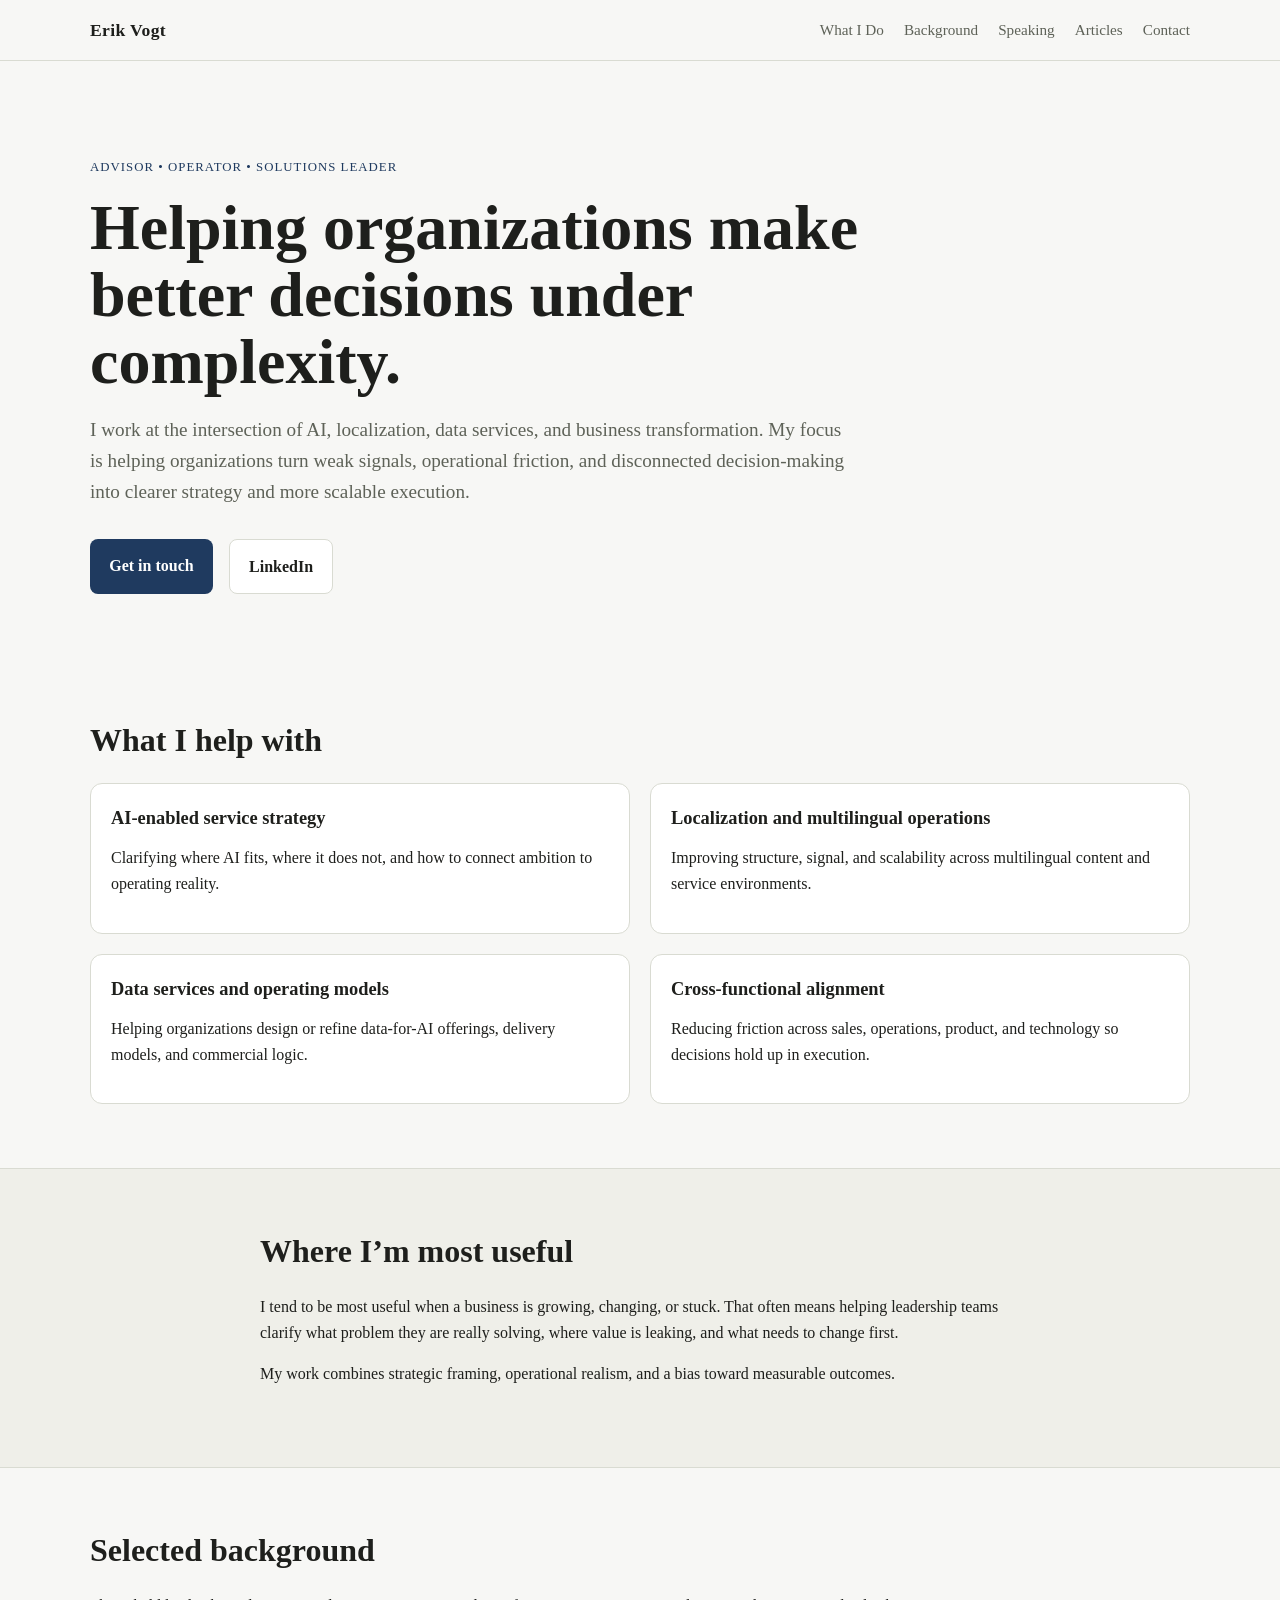
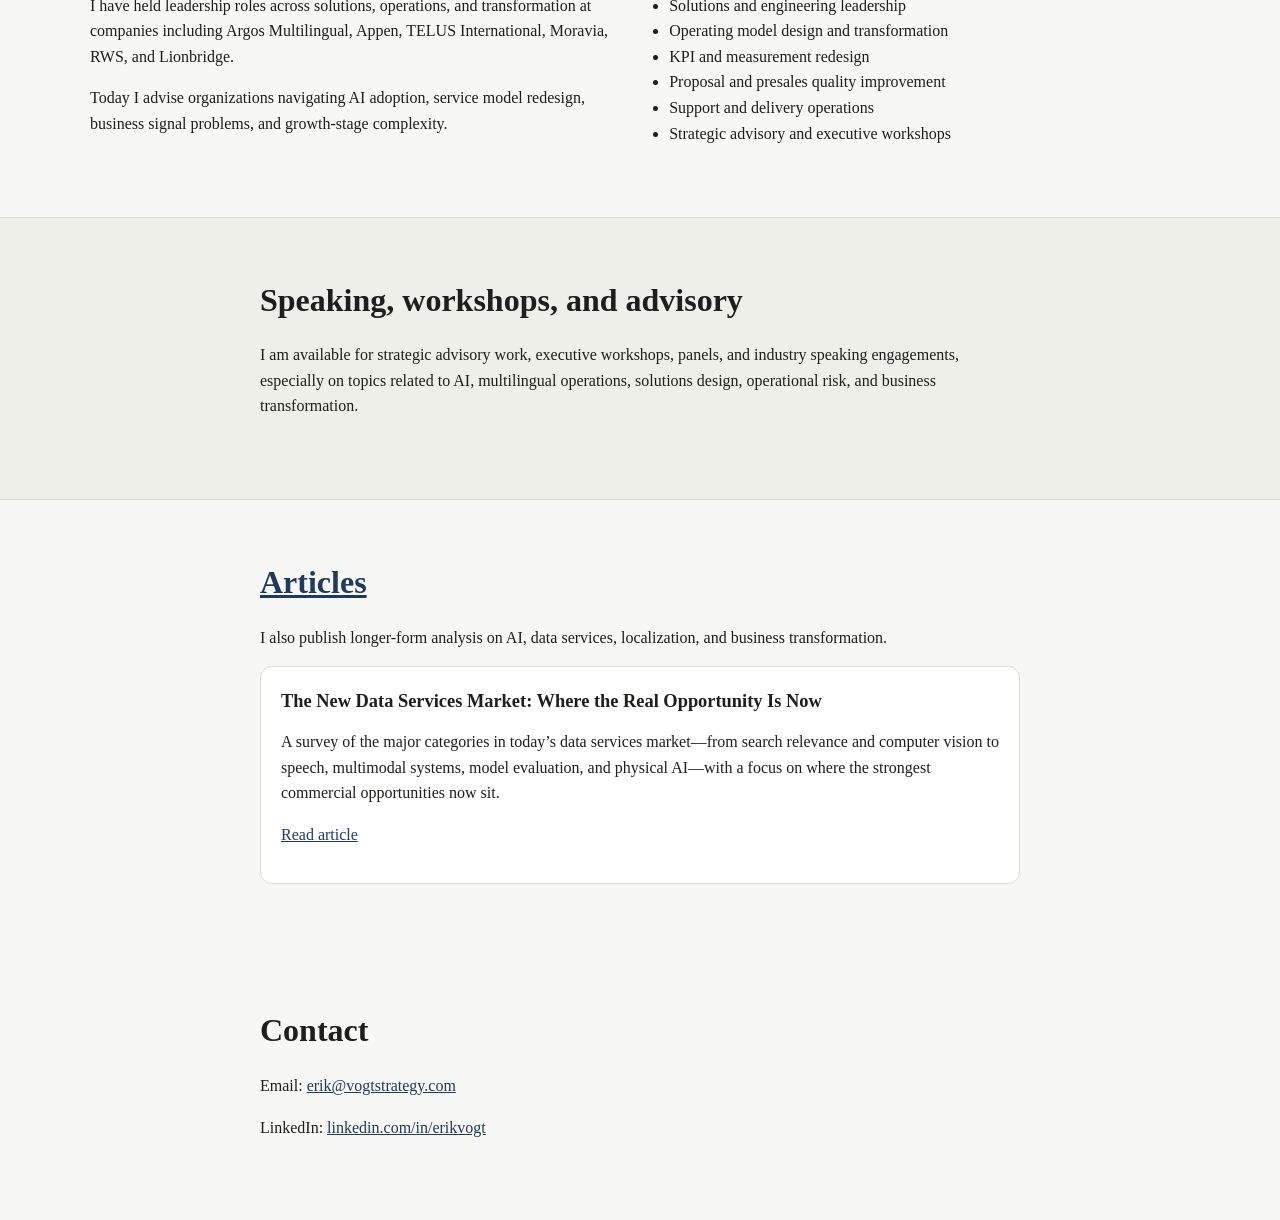
<file: index.html>
<!DOCTYPE html>
<html lang="en">
<head>
  <meta charset="UTF-8" />
  <meta name="viewport" content="width=device-width, initial-scale=1.0" />
  <title>Erik Vogt | Advisor, Operator, and Solutions Leader</title>
  <meta
    name="description"
    content="Erik Vogt helps organizations make better decisions under complexity across AI, localization, data services, and business transformation."
  />
  <link rel="stylesheet" href="styles.css" />
</head>
<body>
  <header class="site-header">
    <div class="container">
      <div class="brand">Erik Vogt</div>
      <nav class="site-nav">
        <a href="#what-i-do">What I Do</a>
        <a href="#background">Background</a>
        <a href="#speaking">Speaking</a>
        <a href="#articles">Articles</a>
        <a href="#contact">Contact</a>
      </nav>
    </div>
  </header>

  <main>
    <section class="hero">
      <div class="container">
        <p class="eyebrow">Advisor • Operator • Solutions Leader</p>
        <h1>Helping organizations make better decisions under complexity.</h1>
        <p class="hero-text">
          I work at the intersection of AI, localization, data services, and business transformation.
          My focus is helping organizations turn weak signals, operational friction, and disconnected
          decision-making into clearer strategy and more scalable execution.
        </p>
        <div class="hero-actions">
          <a class="button button-primary" href="#contact">Get in touch</a>
          <a class="button button-secondary" href="https://www.linkedin.com/in/erikvogt/" target="_blank" rel="noopener noreferrer">LinkedIn</a>
        </div>
      </div>
    </section>

    <section id="what-i-do" class="section">
      <div class="container">
        <h2>What I help with</h2>
        <div class="grid two-column">
          <div class="card">
            <h3>AI-enabled service strategy</h3>
            <p>
              Clarifying where AI fits, where it does not, and how to connect ambition to operating reality.
            </p>
          </div>
          <div class="card">
            <h3>Localization and multilingual operations</h3>
            <p>
              Improving structure, signal, and scalability across multilingual content and service environments.
            </p>
          </div>
          <div class="card">
            <h3>Data services and operating models</h3>
            <p>
              Helping organizations design or refine data-for-AI offerings, delivery models, and commercial logic.
            </p>
          </div>
          <div class="card">
            <h3>Cross-functional alignment</h3>
            <p>
              Reducing friction across sales, operations, product, and technology so decisions hold up in execution.
            </p>
          </div>
        </div>
      </div>
    </section>

    <section class="section section-alt">
      <div class="container narrow">
        <h2>Where I’m most useful</h2>
        <p>
          I tend to be most useful when a business is growing, changing, or stuck.
          That often means helping leadership teams clarify what problem they are really solving,
          where value is leaking, and what needs to change first.
        </p>
        <p>
          My work combines strategic framing, operational realism, and a bias toward measurable outcomes.
        </p>
      </div>
    </section>

    <section id="background" class="section">
      <div class="container">
        <h2>Selected background</h2>
        <div class="grid two-column">
          <div>
            <p>
              I have held leadership roles across solutions, operations, and transformation at companies
              including Argos Multilingual, Appen, TELUS International, Moravia, RWS, and Lionbridge.
            </p>
            <p>
              Today I advise organizations navigating AI adoption, service model redesign, business signal problems,
              and growth-stage complexity.
            </p>
          </div>
          <div>
            <ul class="clean-list">
              <li>Solutions and engineering leadership</li>
              <li>Operating model design and transformation</li>
              <li>KPI and measurement redesign</li>
              <li>Proposal and presales quality improvement</li>
              <li>Support and delivery operations</li>
              <li>Strategic advisory and executive workshops</li>
            </ul>
          </div>
        </div>
      </div>
    </section>

    <section id="speaking" class="section section-alt">
      <div class="container narrow">
        <h2>Speaking, workshops, and advisory</h2>
        <p>
          I am available for strategic advisory work, executive workshops, panels, and industry speaking engagements,
          especially on topics related to AI, multilingual operations, solutions design, operational risk,
          and business transformation.
        </p>
      </div>
    </section>

    <section id="articles" class="section">
      <div class="container narrow">
        <h2><a href="articles/index.html">Articles</a></h2>
        <p>
          I also publish longer-form analysis on AI, data services, localization, and business transformation.
        </p>
        <div class="card">
          <h3>The New Data Services Market: Where the Real Opportunity Is Now</h3>
          <p>
            A survey of the major categories in today’s data services market—from search relevance and computer vision
            to speech, multimodal systems, model evaluation, and physical AI—with a focus on where the strongest
            commercial opportunities now sit.
          </p>
          <p>
            <a href="articles/data-services-market-article.html">Read article</a>
          </p>
        </div>
      </div>
    </section>

    <section id="contact" class="section">
      <div class="container narrow">
        <h2>Contact</h2>
        <p>
          Email:
          <a href="mailto:erik@vogtstrategy.com">erik@vogtstrategy.com</a>
        </p>
        <p>
          LinkedIn:
          <a href="https://www.linkedin.com/in/erikvogt/" target="_blank" rel="noopener noreferrer">
            linkedin.com/in/erikvogt
          </a>
        </p>
      </div>
    </section>
  </main>
</body>
</html>
</file>
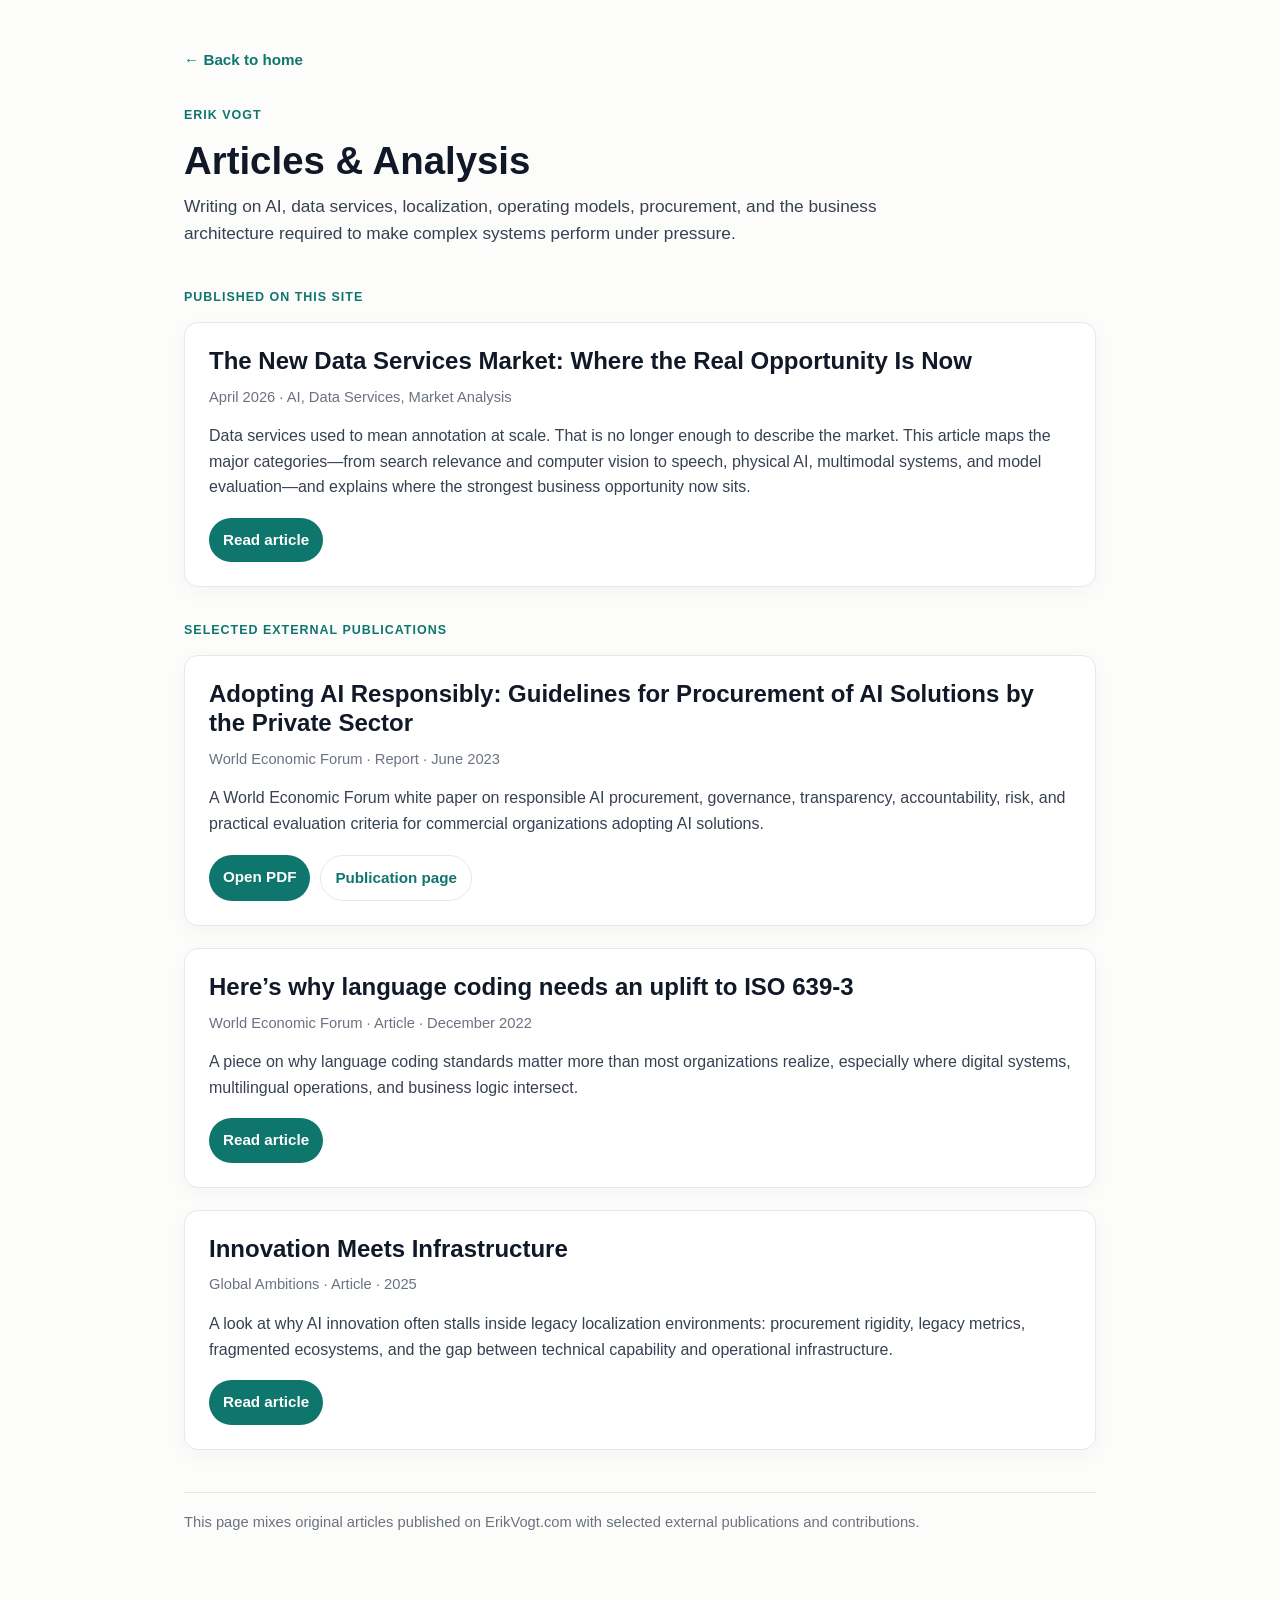
<file: articles/index.html>
<!DOCTYPE html>
<html lang="en">
<head>
  <meta charset="UTF-8" />
  <meta name="viewport" content="width=device-width, initial-scale=1.0" />
  <title>Erik Vogt | Articles</title>
  <meta
    name="description"
    content="Articles and analysis by Erik Vogt on AI, data services, localization, operating models, and business transformation."
  />
  <style>
    :root {
      --bg: #fcfcfb;
      --panel: #ffffff;
      --text: #1f2937;
      --muted: #6b7280;
      --accent: #0f766e;
      --accent-dark: #115e59;
      --border: #e5e7eb;
      --maxw: 960px;
    }

    * { box-sizing: border-box; }

    body {
      margin: 0;
      background: var(--bg);
      color: var(--text);
      font-family: Arial, Helvetica, sans-serif;
      line-height: 1.6;
    }

    .wrap {
      max-width: var(--maxw);
      margin: 0 auto;
      padding: 48px 24px 72px;
    }

    header {
      margin-bottom: 40px;
    }

    .top-nav {
      margin-bottom: 22px;
      font-size: 0.95rem;
    }

    .top-nav a {
      color: var(--accent);
      text-decoration: none;
      font-weight: 700;
    }

    .top-nav a:hover {
      color: var(--accent-dark);
    }

    .site-title {
      font-size: 2.4rem;
      line-height: 1.1;
      margin: 0 0 10px;
      color: #111827;
    }

    .site-subtitle {
      max-width: 760px;
      font-size: 1.08rem;
      color: #374151;
      margin: 0;
    }

    .section-label {
      text-transform: uppercase;
      letter-spacing: 0.08em;
      font-size: 0.78rem;
      font-weight: 700;
      color: var(--accent);
      margin-bottom: 14px;
      margin-top: 34px;
    }

    .articles {
      display: grid;
      grid-template-columns: 1fr;
      gap: 22px;
    }

    .card {
      background: var(--panel);
      border: 1px solid var(--border);
      border-radius: 14px;
      padding: 24px;
      box-shadow: 0 6px 20px rgba(0,0,0,0.03);
    }

    .card h2 {
      margin: 0 0 10px;
      font-size: 1.5rem;
      line-height: 1.2;
    }

    .card h2 a {
      color: #111827;
      text-decoration: none;
    }

    .card h2 a:hover {
      color: var(--accent-dark);
    }

    .meta {
      color: var(--muted);
      font-size: 0.92rem;
      margin-bottom: 14px;
    }

    .excerpt {
      font-size: 1rem;
      color: #374151;
      margin: 0 0 18px;
    }

    .cta-row {
      display: flex;
      gap: 10px;
      flex-wrap: wrap;
    }

    .cta {
      display: inline-block;
      padding: 10px 14px;
      border-radius: 999px;
      background: var(--accent);
      color: white;
      text-decoration: none;
      font-weight: 700;
      font-size: 0.95rem;
    }

    .cta:hover {
      background: var(--accent-dark);
    }

    .cta.secondary {
      background: transparent;
      color: var(--accent);
      border: 1px solid var(--border);
    }

    .cta.secondary:hover {
      border-color: var(--accent);
      color: var(--accent-dark);
      background: #f8fafc;
    }

    .note {
      margin-top: 42px;
      padding-top: 18px;
      border-top: 1px solid var(--border);
      color: var(--muted);
      font-size: 0.92rem;
    }

    @media (max-width: 640px) {
      .site-title { font-size: 2rem; }
      .card { padding: 20px; }
      .card h2 { font-size: 1.3rem; }
    }
  </style>
</head>
<body>
  <main class="wrap">
    <header>
      <div class="top-nav"><a href="../index.html">← Back to home</a></div>
      <div class="section-label">Erik Vogt</div>
      <h1 class="site-title">Articles & Analysis</h1>
      <p class="site-subtitle">
        Writing on AI, data services, localization, operating models, procurement,
        and the business architecture required to make complex systems perform under pressure.
      </p>
    </header>

    <section>
      <div class="section-label">Published on this site</div>
      <div class="articles">
        <article class="card">
          <h2><a href="data-services-market-article.html">The New Data Services Market: Where the Real Opportunity Is Now</a></h2>
          <div class="meta">April 2026 · AI, Data Services, Market Analysis</div>
          <p class="excerpt">
            Data services used to mean annotation at scale. That is no longer enough to describe the market.
            This article maps the major categories—from search relevance and computer vision to speech, physical AI,
            multimodal systems, and model evaluation—and explains where the strongest business opportunity now sits.
          </p>
          <div class="cta-row">
            <a class="cta" href="data-services-market-article.html">Read article</a>
          </div>
        </article>
      </div>
    </section>

    <section>
      <div class="section-label">Selected external publications</div>
      <div class="articles">
        <article class="card">
          <h2>
            <a href="https://www.weforum.org/publications/adopting-ai-responsibly-guidelines-for-procurement-of-ai-solutions-by-the-private-sector/" target="_blank" rel="noopener noreferrer">
              Adopting AI Responsibly: Guidelines for Procurement of AI Solutions by the Private Sector
            </a>
          </h2>
          <div class="meta">World Economic Forum · Report · June 2023</div>
          <p class="excerpt">
            A World Economic Forum white paper on responsible AI procurement, governance, transparency,
            accountability, risk, and practical evaluation criteria for commercial organizations adopting AI solutions.
          </p>
          <div class="cta-row">
            <a class="cta" href="https://www3.weforum.org/docs/WEF_Adopting_AI_Responsibly_Guidelines_for_Procurement_of_AI_Solutions_by_the_Private_Sector_2023.pdf" target="_blank" rel="noopener noreferrer">Open PDF</a>
            <a class="cta secondary" href="https://www.weforum.org/publications/adopting-ai-responsibly-guidelines-for-procurement-of-ai-solutions-by-the-private-sector/" target="_blank" rel="noopener noreferrer">Publication page</a>
          </div>
        </article>

        <article class="card">
          <h2>
            <a href="https://www.weforum.org/stories/2022/12/heres-why-language-coding-needs-an-uplift/" target="_blank" rel="noopener noreferrer">
              Here’s why language coding needs an uplift to ISO 639-3
            </a>
          </h2>
          <div class="meta">World Economic Forum · Article · December 2022</div>
          <p class="excerpt">
            A piece on why language coding standards matter more than most organizations realize, especially
            where digital systems, multilingual operations, and business logic intersect.
          </p>
          <div class="cta-row">
            <a class="cta" href="https://www.weforum.org/stories/2022/12/heres-why-language-coding-needs-an-uplift/" target="_blank" rel="noopener noreferrer">Read article</a>
          </div>
        </article>

        <article class="card">
          <h2>
            <a href="https://globalambitions.net/innovation-meets-infrastructure/" target="_blank" rel="noopener noreferrer">
              Innovation Meets Infrastructure
            </a>
          </h2>
          <div class="meta">Global Ambitions · Article · 2025</div>
          <p class="excerpt">
            A look at why AI innovation often stalls inside legacy localization environments:
            procurement rigidity, legacy metrics, fragmented ecosystems, and the gap between technical capability
            and operational infrastructure.
          </p>
          <div class="cta-row">
            <a class="cta" href="https://globalambitions.net/innovation-meets-infrastructure/" target="_blank" rel="noopener noreferrer">Read article</a>
          </div>
        </article>
      </div>
    </section>

    <div class="note">
      This page mixes original articles published on ErikVogt.com with selected external publications and contributions.
    </div>
  </main>
</body>
</html>
</file>
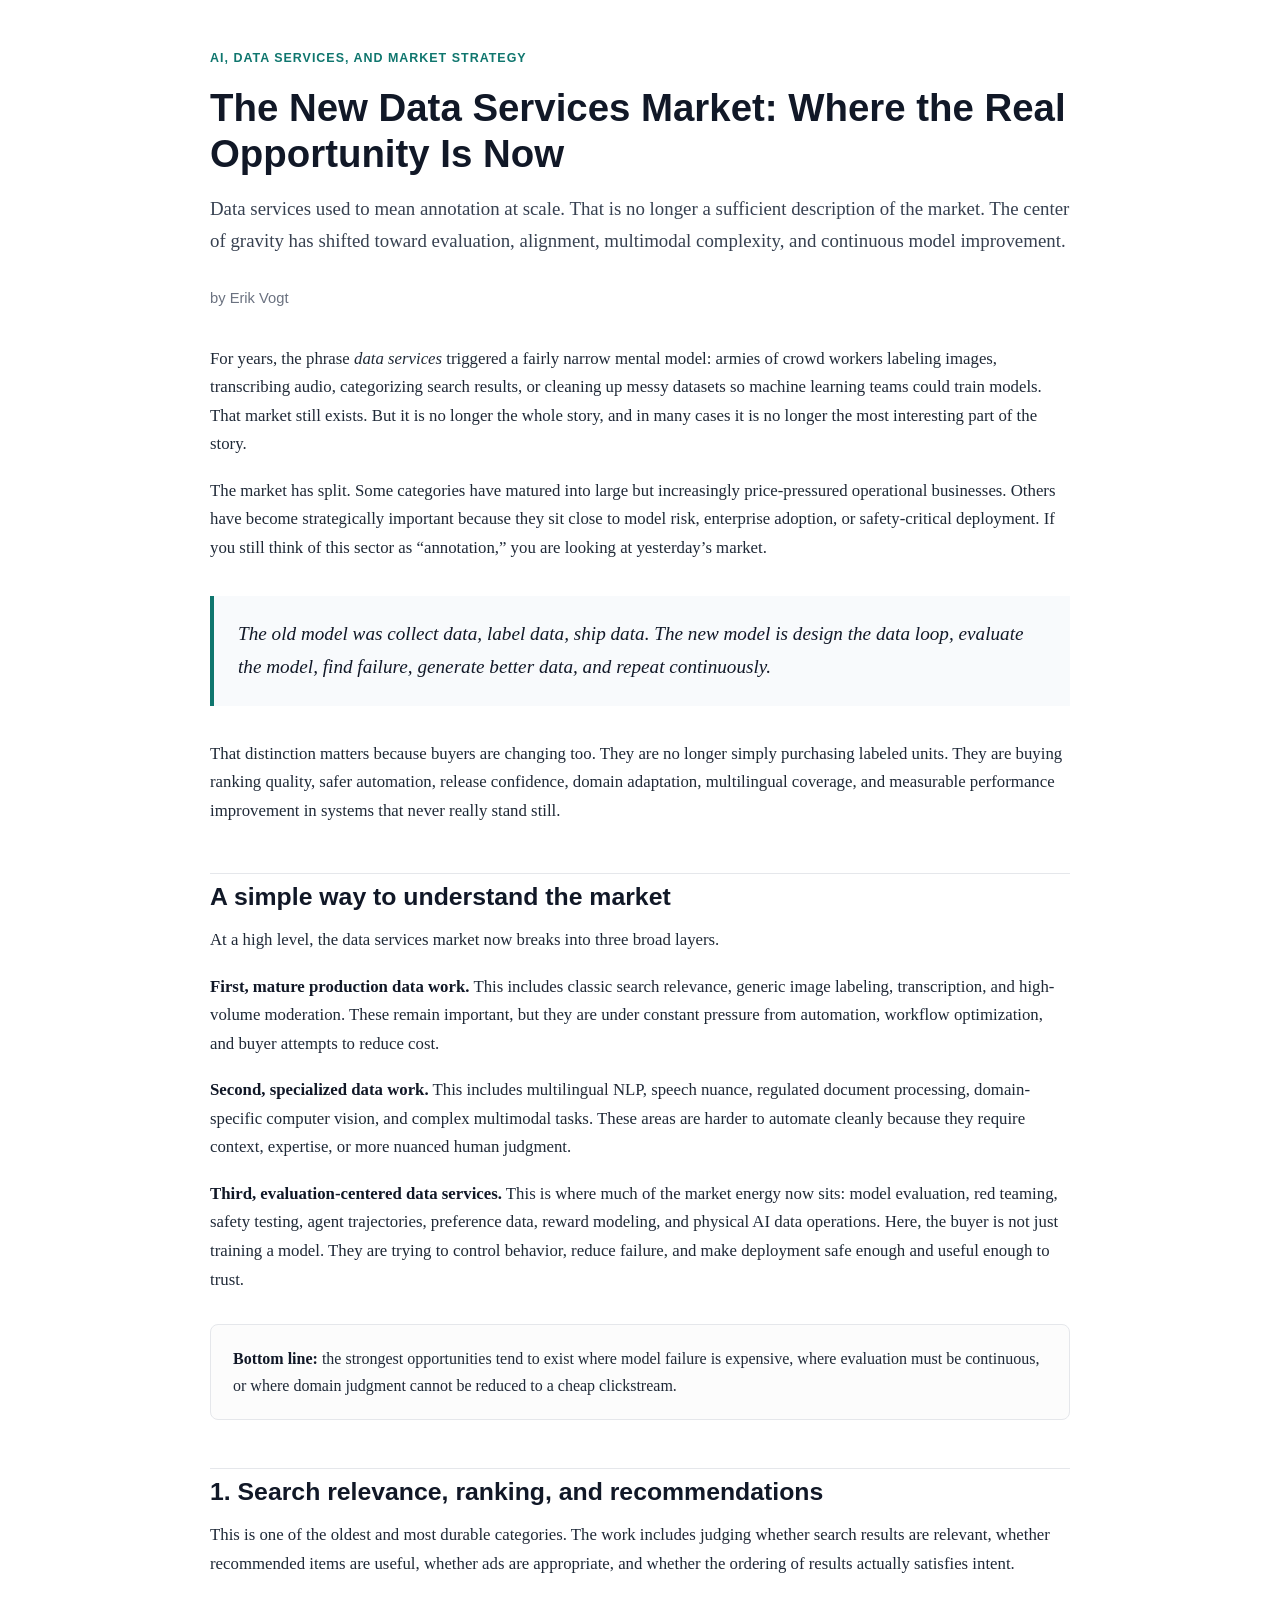
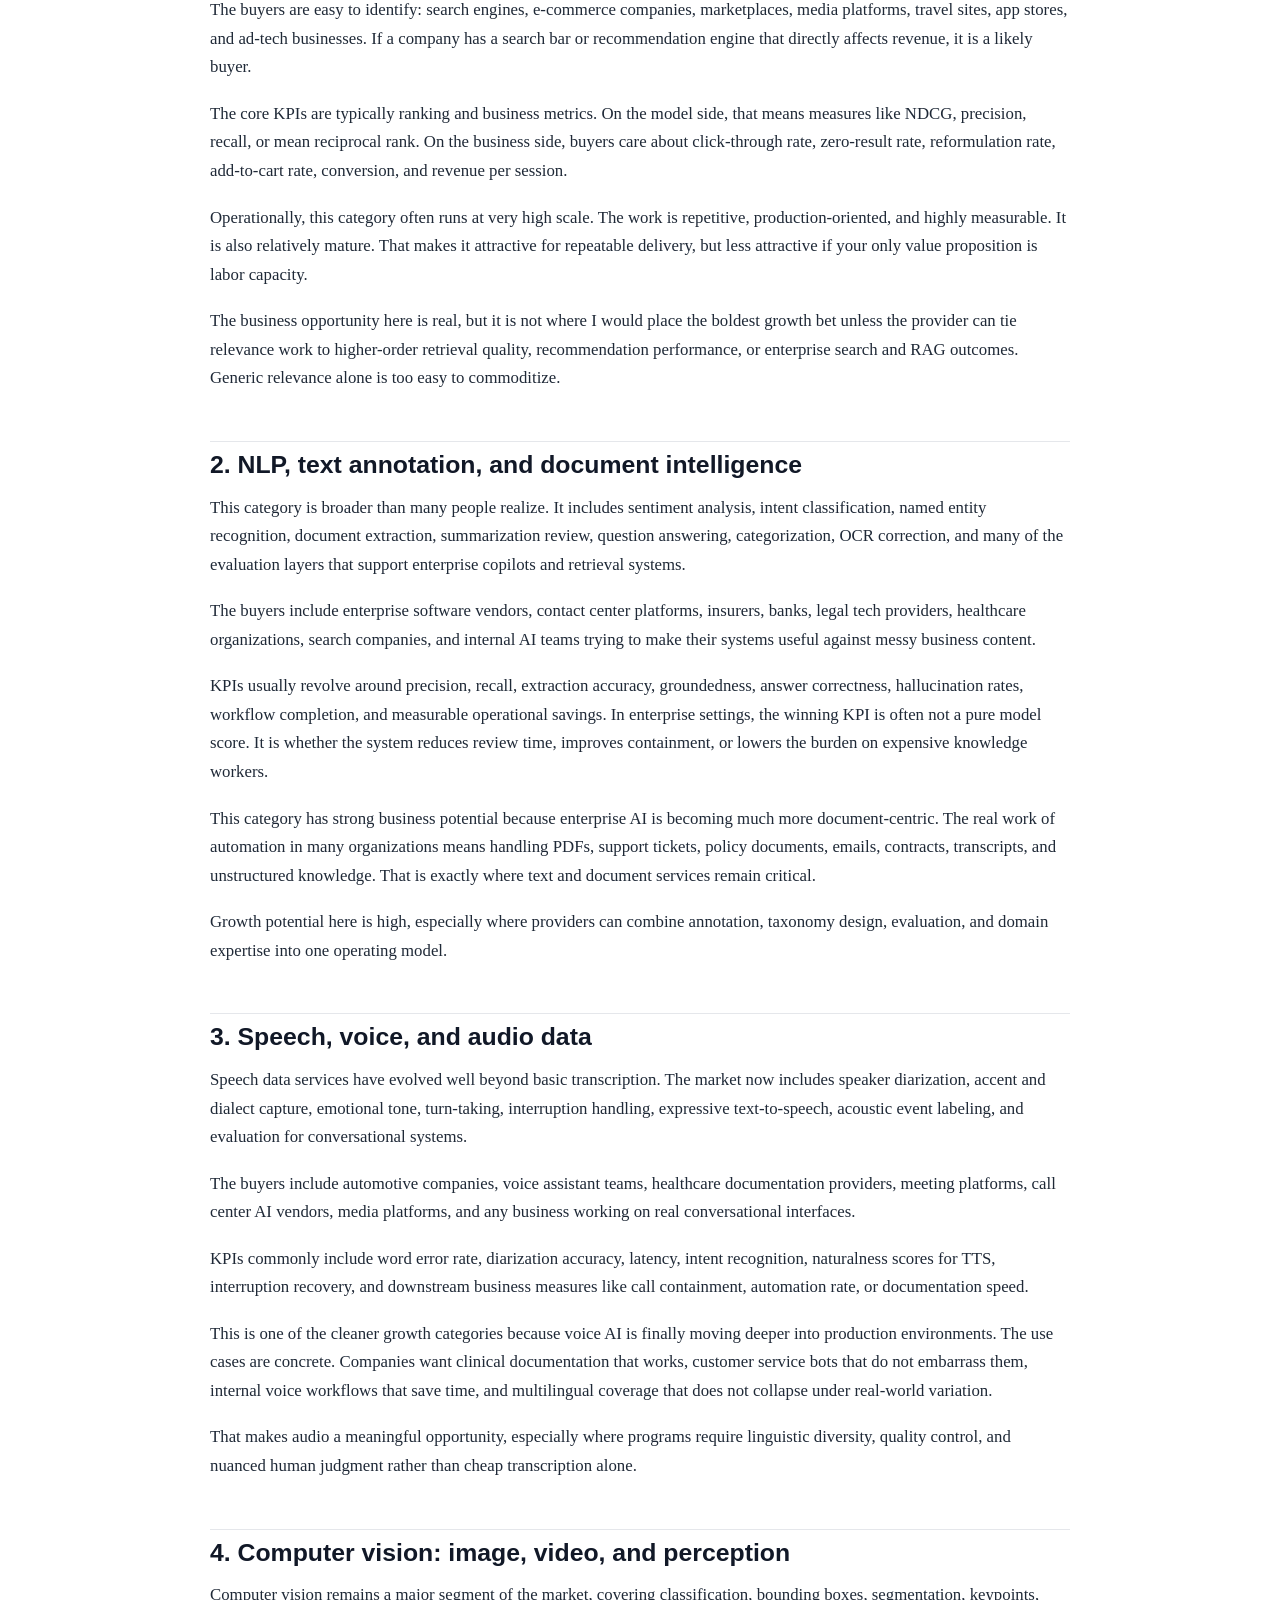
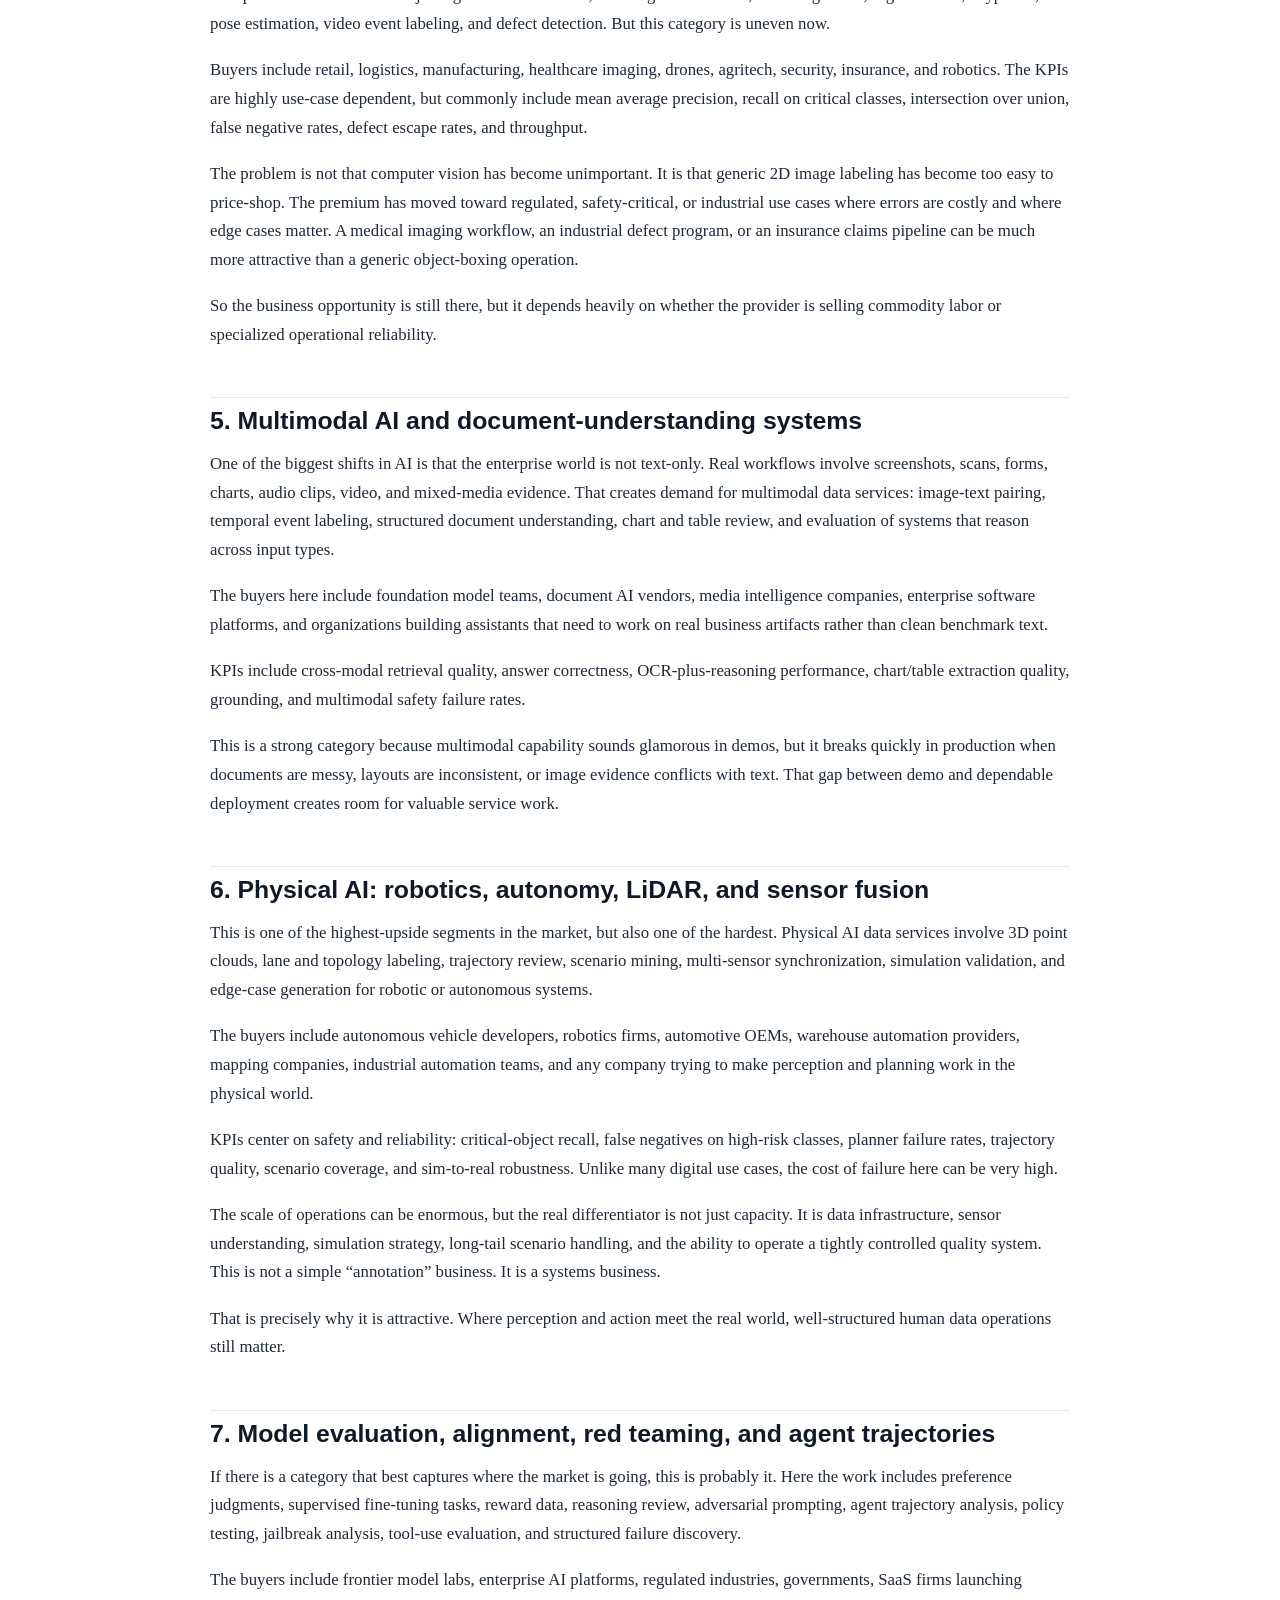
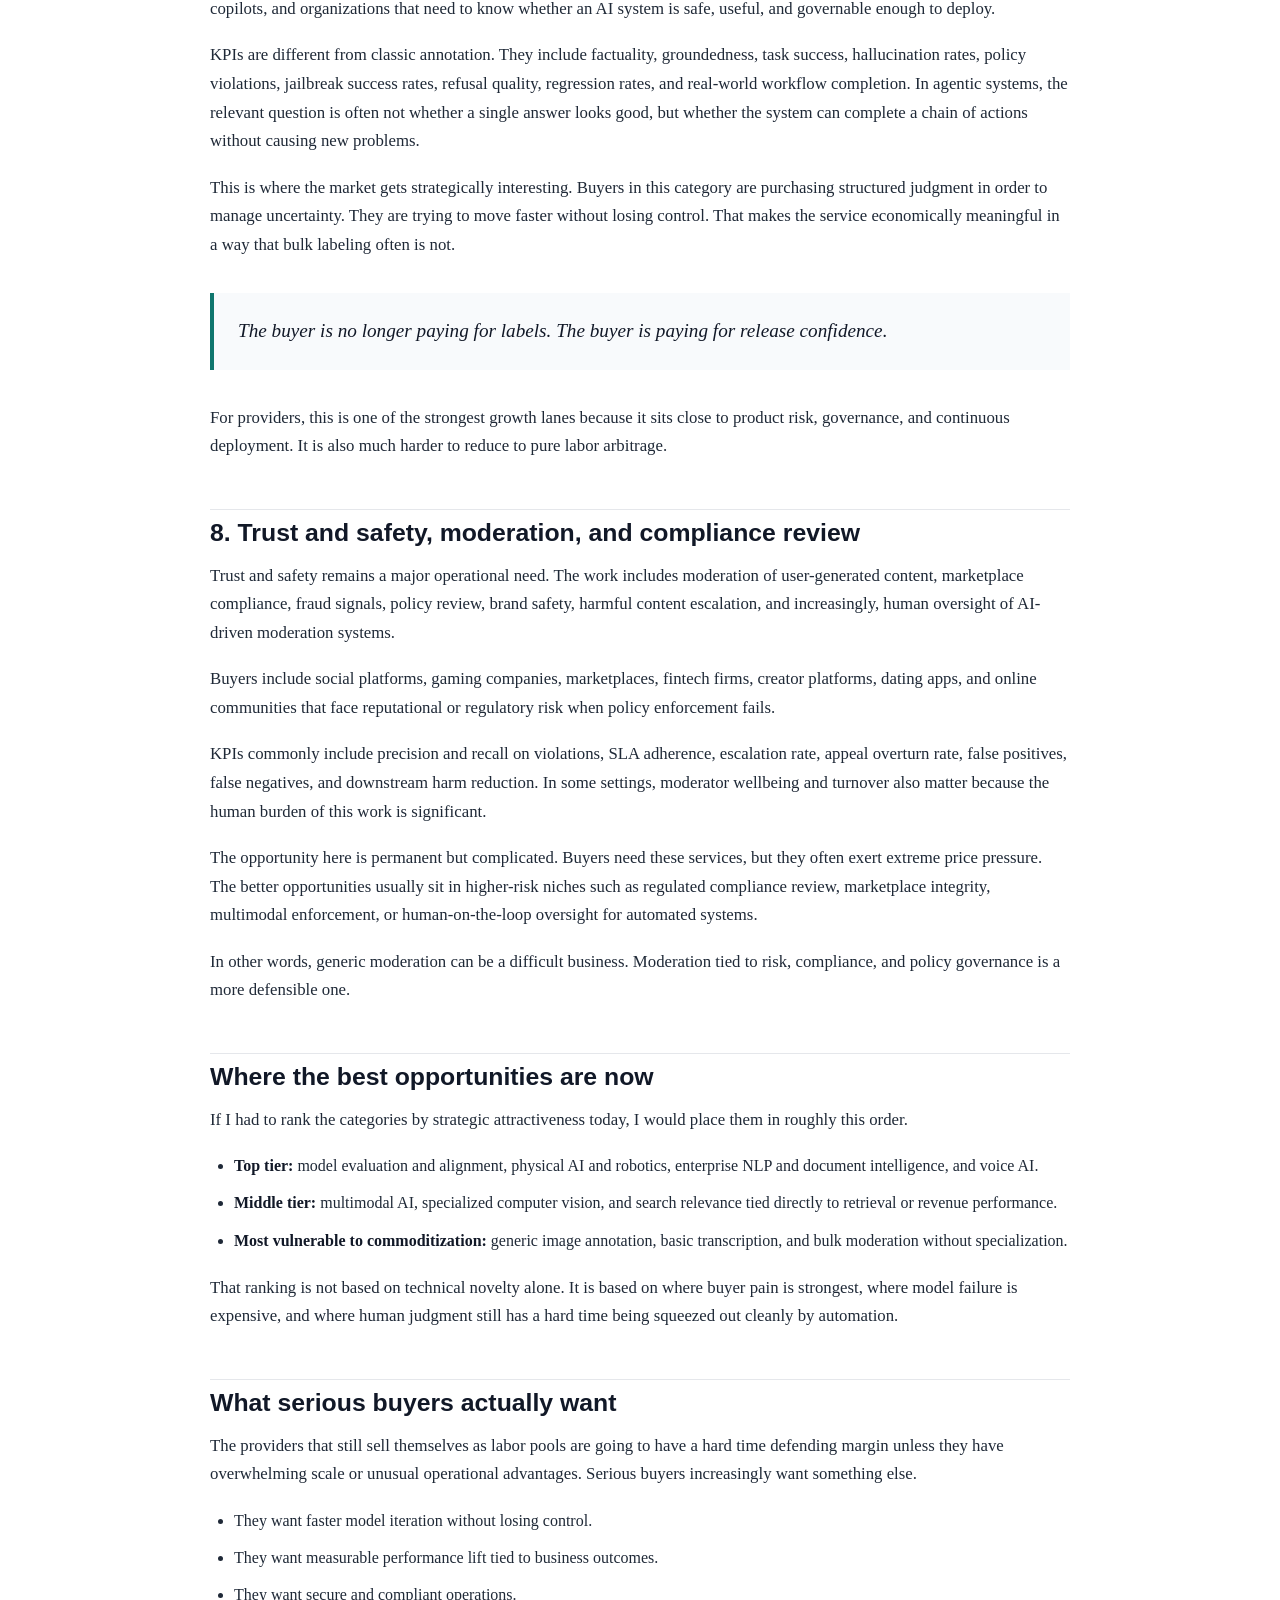
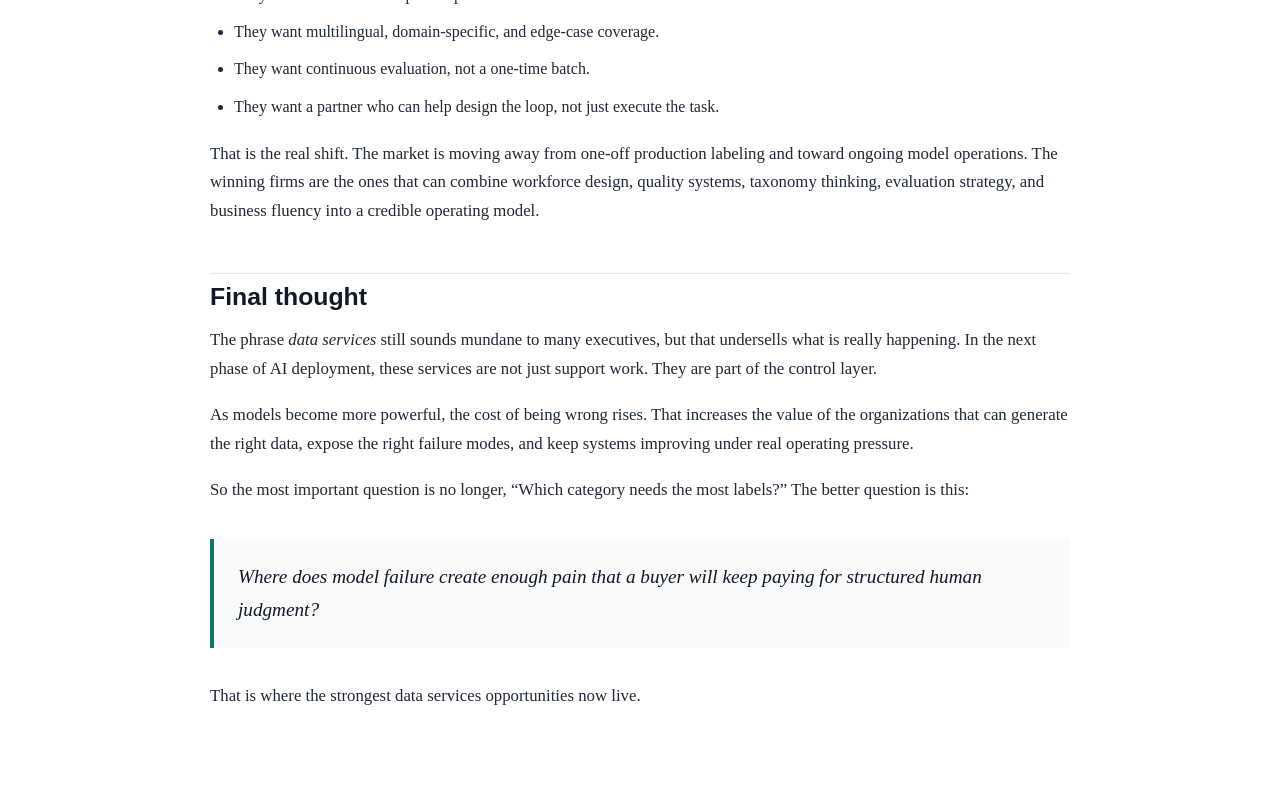
<file: articles/data-services-market-article.html>
<!DOCTYPE html>
<html lang="en">
<head>
  <meta charset="UTF-8" />
  <meta name="viewport" content="width=device-width, initial-scale=1.0" />
  <title>The New Data Services Market: Where the Real Opportunity Is Now</title>
  <style>
    :root {
      --bg: #ffffff;
      --text: #1f2937;
      --muted: #6b7280;
      --accent: #0f766e;
      --border: #e5e7eb;
      --quote-bg: #f8fafc;
      --maxw: 860px;
    }
    html, body {
      background: var(--bg);
      color: var(--text);
      margin: 0;
      padding: 0;
      font-family: Georgia, "Times New Roman", serif;
      line-height: 1.7;
    }
    .article {
      max-width: var(--maxw);
      margin: 0 auto;
      padding: 48px 24px 80px;
    }
    .eyebrow {
      font-family: Arial, Helvetica, sans-serif;
      text-transform: uppercase;
      letter-spacing: 0.08em;
      font-size: 0.78rem;
      color: var(--accent);
      font-weight: 700;
      margin-bottom: 16px;
    }
    h1, h2, h3 {
      font-family: Arial, Helvetica, sans-serif;
      line-height: 1.2;
      color: #111827;
      margin-top: 0;
    }
    h1 {
      font-size: 2.4rem;
      margin-bottom: 16px;
    }
    h2 {
      font-size: 1.55rem;
      margin-top: 48px;
      margin-bottom: 14px;
      padding-top: 8px;
      border-top: 1px solid var(--border);
    }
    h3 {
      font-size: 1.1rem;
      margin-top: 28px;
      margin-bottom: 8px;
    }
    p {
      margin: 0 0 18px;
      font-size: 1.05rem;
    }
    .dek {
      font-size: 1.18rem;
      color: #374151;
      margin-bottom: 28px;
    }
    .meta {
      font-family: Arial, Helvetica, sans-serif;
      color: var(--muted);
      font-size: 0.92rem;
      margin-bottom: 34px;
    }
    .pullquote {
      margin: 34px 0;
      padding: 22px 24px;
      background: var(--quote-bg);
      border-left: 4px solid var(--accent);
      font-size: 1.2rem;
      font-style: italic;
      color: #111827;
    }
    .section-note {
      font-family: Arial, Helvetica, sans-serif;
      color: var(--muted);
      font-size: 0.95rem;
      margin-top: -4px;
      margin-bottom: 16px;
    }
    ul {
      margin: 0 0 20px 24px;
      padding: 0;
    }
    li {
      margin-bottom: 10px;
    }
    strong {
      color: #111827;
    }
    .summary-box {
      border: 1px solid var(--border);
      border-radius: 8px;
      padding: 20px 22px;
      margin: 30px 0;
      background: #fcfcfc;
    }
    .footer-note {
      margin-top: 56px;
      padding-top: 20px;
      border-top: 1px solid var(--border);
      font-family: Arial, Helvetica, sans-serif;
      font-size: 0.95rem;
      color: var(--muted);
    }
  </style>
</head>
<body>
  <article class="article">
    <div class="eyebrow">AI, Data Services, and Market Strategy</div>
    <h1>The New Data Services Market: Where the Real Opportunity Is Now</h1>
    <p class="dek">Data services used to mean annotation at scale. That is no longer a sufficient description of the market. The center of gravity has shifted toward evaluation, alignment, multimodal complexity, and continuous model improvement.</p>
    <div class="meta">by Erik Vogt</div>

    <p>For years, the phrase <em>data services</em> triggered a fairly narrow mental model: armies of crowd workers labeling images, transcribing audio, categorizing search results, or cleaning up messy datasets so machine learning teams could train models. That market still exists. But it is no longer the whole story, and in many cases it is no longer the most interesting part of the story.</p>

    <p>The market has split. Some categories have matured into large but increasingly price-pressured operational businesses. Others have become strategically important because they sit close to model risk, enterprise adoption, or safety-critical deployment. If you still think of this sector as “annotation,” you are looking at yesterday’s market.</p>

    <div class="pullquote">The old model was collect data, label data, ship data. The new model is design the data loop, evaluate the model, find failure, generate better data, and repeat continuously.</div>

    <p>That distinction matters because buyers are changing too. They are no longer simply purchasing labeled units. They are buying ranking quality, safer automation, release confidence, domain adaptation, multilingual coverage, and measurable performance improvement in systems that never really stand still.</p>

    <h2>A simple way to understand the market</h2>
    <p>At a high level, the data services market now breaks into three broad layers.</p>

    <p><strong>First, mature production data work.</strong> This includes classic search relevance, generic image labeling, transcription, and high-volume moderation. These remain important, but they are under constant pressure from automation, workflow optimization, and buyer attempts to reduce cost.</p>

    <p><strong>Second, specialized data work.</strong> This includes multilingual NLP, speech nuance, regulated document processing, domain-specific computer vision, and complex multimodal tasks. These areas are harder to automate cleanly because they require context, expertise, or more nuanced human judgment.</p>

    <p><strong>Third, evaluation-centered data services.</strong> This is where much of the market energy now sits: model evaluation, red teaming, safety testing, agent trajectories, preference data, reward modeling, and physical AI data operations. Here, the buyer is not just training a model. They are trying to control behavior, reduce failure, and make deployment safe enough and useful enough to trust.</p>

    <div class="summary-box">
      <strong>Bottom line:</strong> the strongest opportunities tend to exist where model failure is expensive, where evaluation must be continuous, or where domain judgment cannot be reduced to a cheap clickstream.
    </div>

    <h2>1. Search relevance, ranking, and recommendations</h2>
    <p>This is one of the oldest and most durable categories. The work includes judging whether search results are relevant, whether recommended items are useful, whether ads are appropriate, and whether the ordering of results actually satisfies intent.</p>

    <p>The buyers are easy to identify: search engines, e-commerce companies, marketplaces, media platforms, travel sites, app stores, and ad-tech businesses. If a company has a search bar or recommendation engine that directly affects revenue, it is a likely buyer.</p>

    <p>The core KPIs are typically ranking and business metrics. On the model side, that means measures like NDCG, precision, recall, or mean reciprocal rank. On the business side, buyers care about click-through rate, zero-result rate, reformulation rate, add-to-cart rate, conversion, and revenue per session.</p>

    <p>Operationally, this category often runs at very high scale. The work is repetitive, production-oriented, and highly measurable. It is also relatively mature. That makes it attractive for repeatable delivery, but less attractive if your only value proposition is labor capacity.</p>

    <p>The business opportunity here is real, but it is not where I would place the boldest growth bet unless the provider can tie relevance work to higher-order retrieval quality, recommendation performance, or enterprise search and RAG outcomes. Generic relevance alone is too easy to commoditize.</p>

    <h2>2. NLP, text annotation, and document intelligence</h2>
    <p>This category is broader than many people realize. It includes sentiment analysis, intent classification, named entity recognition, document extraction, summarization review, question answering, categorization, OCR correction, and many of the evaluation layers that support enterprise copilots and retrieval systems.</p>

    <p>The buyers include enterprise software vendors, contact center platforms, insurers, banks, legal tech providers, healthcare organizations, search companies, and internal AI teams trying to make their systems useful against messy business content.</p>

    <p>KPIs usually revolve around precision, recall, extraction accuracy, groundedness, answer correctness, hallucination rates, workflow completion, and measurable operational savings. In enterprise settings, the winning KPI is often not a pure model score. It is whether the system reduces review time, improves containment, or lowers the burden on expensive knowledge workers.</p>

    <p>This category has strong business potential because enterprise AI is becoming much more document-centric. The real work of automation in many organizations means handling PDFs, support tickets, policy documents, emails, contracts, transcripts, and unstructured knowledge. That is exactly where text and document services remain critical.</p>

    <p>Growth potential here is high, especially where providers can combine annotation, taxonomy design, evaluation, and domain expertise into one operating model.</p>

    <h2>3. Speech, voice, and audio data</h2>
    <p>Speech data services have evolved well beyond basic transcription. The market now includes speaker diarization, accent and dialect capture, emotional tone, turn-taking, interruption handling, expressive text-to-speech, acoustic event labeling, and evaluation for conversational systems.</p>

    <p>The buyers include automotive companies, voice assistant teams, healthcare documentation providers, meeting platforms, call center AI vendors, media platforms, and any business working on real conversational interfaces.</p>

    <p>KPIs commonly include word error rate, diarization accuracy, latency, intent recognition, naturalness scores for TTS, interruption recovery, and downstream business measures like call containment, automation rate, or documentation speed.</p>

    <p>This is one of the cleaner growth categories because voice AI is finally moving deeper into production environments. The use cases are concrete. Companies want clinical documentation that works, customer service bots that do not embarrass them, internal voice workflows that save time, and multilingual coverage that does not collapse under real-world variation.</p>

    <p>That makes audio a meaningful opportunity, especially where programs require linguistic diversity, quality control, and nuanced human judgment rather than cheap transcription alone.</p>

    <h2>4. Computer vision: image, video, and perception</h2>
    <p>Computer vision remains a major segment of the market, covering classification, bounding boxes, segmentation, keypoints, pose estimation, video event labeling, and defect detection. But this category is uneven now.</p>

    <p>Buyers include retail, logistics, manufacturing, healthcare imaging, drones, agritech, security, insurance, and robotics. The KPIs are highly use-case dependent, but commonly include mean average precision, recall on critical classes, intersection over union, false negative rates, defect escape rates, and throughput.</p>

    <p>The problem is not that computer vision has become unimportant. It is that generic 2D image labeling has become too easy to price-shop. The premium has moved toward regulated, safety-critical, or industrial use cases where errors are costly and where edge cases matter. A medical imaging workflow, an industrial defect program, or an insurance claims pipeline can be much more attractive than a generic object-boxing operation.</p>

    <p>So the business opportunity is still there, but it depends heavily on whether the provider is selling commodity labor or specialized operational reliability.</p>

    <h2>5. Multimodal AI and document-understanding systems</h2>
    <p>One of the biggest shifts in AI is that the enterprise world is not text-only. Real workflows involve screenshots, scans, forms, charts, audio clips, video, and mixed-media evidence. That creates demand for multimodal data services: image-text pairing, temporal event labeling, structured document understanding, chart and table review, and evaluation of systems that reason across input types.</p>

    <p>The buyers here include foundation model teams, document AI vendors, media intelligence companies, enterprise software platforms, and organizations building assistants that need to work on real business artifacts rather than clean benchmark text.</p>

    <p>KPIs include cross-modal retrieval quality, answer correctness, OCR-plus-reasoning performance, chart/table extraction quality, grounding, and multimodal safety failure rates.</p>

    <p>This is a strong category because multimodal capability sounds glamorous in demos, but it breaks quickly in production when documents are messy, layouts are inconsistent, or image evidence conflicts with text. That gap between demo and dependable deployment creates room for valuable service work.</p>

    <h2>6. Physical AI: robotics, autonomy, LiDAR, and sensor fusion</h2>
    <p>This is one of the highest-upside segments in the market, but also one of the hardest. Physical AI data services involve 3D point clouds, lane and topology labeling, trajectory review, scenario mining, multi-sensor synchronization, simulation validation, and edge-case generation for robotic or autonomous systems.</p>

    <p>The buyers include autonomous vehicle developers, robotics firms, automotive OEMs, warehouse automation providers, mapping companies, industrial automation teams, and any company trying to make perception and planning work in the physical world.</p>

    <p>KPIs center on safety and reliability: critical-object recall, false negatives on high-risk classes, planner failure rates, trajectory quality, scenario coverage, and sim-to-real robustness. Unlike many digital use cases, the cost of failure here can be very high.</p>

    <p>The scale of operations can be enormous, but the real differentiator is not just capacity. It is data infrastructure, sensor understanding, simulation strategy, long-tail scenario handling, and the ability to operate a tightly controlled quality system. This is not a simple “annotation” business. It is a systems business.</p>

    <p>That is precisely why it is attractive. Where perception and action meet the real world, well-structured human data operations still matter.</p>

    <h2>7. Model evaluation, alignment, red teaming, and agent trajectories</h2>
    <p>If there is a category that best captures where the market is going, this is probably it. Here the work includes preference judgments, supervised fine-tuning tasks, reward data, reasoning review, adversarial prompting, agent trajectory analysis, policy testing, jailbreak analysis, tool-use evaluation, and structured failure discovery.</p>

    <p>The buyers include frontier model labs, enterprise AI platforms, regulated industries, governments, SaaS firms launching copilots, and organizations that need to know whether an AI system is safe, useful, and governable enough to deploy.</p>

    <p>KPIs are different from classic annotation. They include factuality, groundedness, task success, hallucination rates, policy violations, jailbreak success rates, refusal quality, regression rates, and real-world workflow completion. In agentic systems, the relevant question is often not whether a single answer looks good, but whether the system can complete a chain of actions without causing new problems.</p>

    <p>This is where the market gets strategically interesting. Buyers in this category are purchasing structured judgment in order to manage uncertainty. They are trying to move faster without losing control. That makes the service economically meaningful in a way that bulk labeling often is not.</p>

    <div class="pullquote">The buyer is no longer paying for labels. The buyer is paying for release confidence.</div>

    <p>For providers, this is one of the strongest growth lanes because it sits close to product risk, governance, and continuous deployment. It is also much harder to reduce to pure labor arbitrage.</p>

    <h2>8. Trust and safety, moderation, and compliance review</h2>
    <p>Trust and safety remains a major operational need. The work includes moderation of user-generated content, marketplace compliance, fraud signals, policy review, brand safety, harmful content escalation, and increasingly, human oversight of AI-driven moderation systems.</p>

    <p>Buyers include social platforms, gaming companies, marketplaces, fintech firms, creator platforms, dating apps, and online communities that face reputational or regulatory risk when policy enforcement fails.</p>

    <p>KPIs commonly include precision and recall on violations, SLA adherence, escalation rate, appeal overturn rate, false positives, false negatives, and downstream harm reduction. In some settings, moderator wellbeing and turnover also matter because the human burden of this work is significant.</p>

    <p>The opportunity here is permanent but complicated. Buyers need these services, but they often exert extreme price pressure. The better opportunities usually sit in higher-risk niches such as regulated compliance review, marketplace integrity, multimodal enforcement, or human-on-the-loop oversight for automated systems.</p>

    <p>In other words, generic moderation can be a difficult business. Moderation tied to risk, compliance, and policy governance is a more defensible one.</p>

    <h2>Where the best opportunities are now</h2>
    <p>If I had to rank the categories by strategic attractiveness today, I would place them in roughly this order.</p>

    <ul>
      <li><strong>Top tier:</strong> model evaluation and alignment, physical AI and robotics, enterprise NLP and document intelligence, and voice AI.</li>
      <li><strong>Middle tier:</strong> multimodal AI, specialized computer vision, and search relevance tied directly to retrieval or revenue performance.</li>
      <li><strong>Most vulnerable to commoditization:</strong> generic image annotation, basic transcription, and bulk moderation without specialization.</li>
    </ul>

    <p>That ranking is not based on technical novelty alone. It is based on where buyer pain is strongest, where model failure is expensive, and where human judgment still has a hard time being squeezed out cleanly by automation.</p>

    <h2>What serious buyers actually want</h2>
    <p>The providers that still sell themselves as labor pools are going to have a hard time defending margin unless they have overwhelming scale or unusual operational advantages. Serious buyers increasingly want something else.</p>

    <ul>
      <li>They want faster model iteration without losing control.</li>
      <li>They want measurable performance lift tied to business outcomes.</li>
      <li>They want secure and compliant operations.</li>
      <li>They want multilingual, domain-specific, and edge-case coverage.</li>
      <li>They want continuous evaluation, not a one-time batch.</li>
      <li>They want a partner who can help design the loop, not just execute the task.</li>
    </ul>

    <p>That is the real shift. The market is moving away from one-off production labeling and toward ongoing model operations. The winning firms are the ones that can combine workforce design, quality systems, taxonomy thinking, evaluation strategy, and business fluency into a credible operating model.</p>

    <h2>Final thought</h2>
    <p>The phrase <em>data services</em> still sounds mundane to many executives, but that undersells what is really happening. In the next phase of AI deployment, these services are not just support work. They are part of the control layer.</p>

    <p>As models become more powerful, the cost of being wrong rises. That increases the value of the organizations that can generate the right data, expose the right failure modes, and keep systems improving under real operating pressure.</p>

    <p>So the most important question is no longer, “Which category needs the most labels?” The better question is this:</p>

    <div class="pullquote">Where does model failure create enough pain that a buyer will keep paying for structured human judgment?</div>

    <p>That is where the strongest data services opportunities now live.</p>

  </article>
</body>
</html>
</file>
<file: styles.css>
:root {
  --bg: #f7f7f5;
  --surface: #ffffff;
  --surface-alt: #efefe9;
  --text: #1e1f1c;
  --muted: #5e6258;
  --border: #d9dbd2;
  --accent: #1f3a5f;
  --accent-dark: #142a46;
  --max-width: 1100px;
}

* {
  box-sizing: border-box;
}

html {
  scroll-behavior: smooth;
}

body {
  margin: 0;
  font-family: Georgia, "Times New Roman", serif;
  background: var(--bg);
  color: var(--text);
  line-height: 1.6;
}

.container {
  width: min(var(--max-width), calc(100% - 2rem));
  margin: 0 auto;
}

.narrow {
  max-width: 760px;
}

.site-header {
  background: rgba(247, 247, 245, 0.95);
  border-bottom: 1px solid var(--border);
  position: sticky;
  top: 0;
  backdrop-filter: blur(8px);
}

.site-header .container {
  display: flex;
  justify-content: space-between;
  align-items: center;
  padding: 1rem 0;
  gap: 1rem;
}

.brand {
  font-size: 1.1rem;
  font-weight: 700;
  letter-spacing: 0.02em;
}

.site-nav {
  display: flex;
  gap: 1.25rem;
  flex-wrap: wrap;
}

.site-nav a {
  color: var(--muted);
  text-decoration: none;
  font-size: 0.95rem;
}

.site-nav a:hover {
  color: var(--text);
}

.hero {
  padding: 6rem 0 4rem;
}

.eyebrow {
  color: var(--accent);
  text-transform: uppercase;
  letter-spacing: 0.08em;
  font-size: 0.8rem;
  margin-bottom: 1rem;
}

h1 {
  font-size: clamp(2.4rem, 5vw, 4.5rem);
  line-height: 1.05;
  margin: 0 0 1.25rem;
  max-width: 900px;
}

.hero-text {
  font-size: 1.2rem;
  color: var(--muted);
  max-width: 760px;
  margin-bottom: 2rem;
}

.hero-actions {
  display: flex;
  gap: 1rem;
  flex-wrap: wrap;
}

.button {
  display: inline-block;
  padding: 0.85rem 1.2rem;
  border-radius: 8px;
  text-decoration: none;
  font-weight: 600;
  transition: 0.2s ease;
}

.button-primary {
  background: var(--accent);
  color: white;
}

.button-primary:hover {
  background: var(--accent-dark);
}

.button-secondary {
  border: 1px solid var(--border);
  color: var(--text);
  background: var(--surface);
}

.button-secondary:hover {
  border-color: var(--muted);
}

.section {
  padding: 4rem 0;
}

.section-alt {
  background: var(--surface-alt);
  border-top: 1px solid var(--border);
  border-bottom: 1px solid var(--border);
}

h2 {
  font-size: 2rem;
  margin: 0 0 1.5rem;
  line-height: 1.15;
}

h3 {
  margin-top: 0;
  margin-bottom: 0.75rem;
  font-size: 1.15rem;
}

p {
  margin-top: 0;
  margin-bottom: 1rem;
}

.grid {
  display: grid;
  gap: 1.25rem;
}

.two-column {
  grid-template-columns: repeat(2, minmax(0, 1fr));
}

.card {
  background: var(--surface);
  border: 1px solid var(--border);
  border-radius: 12px;
  padding: 1.25rem;
}

.clean-list {
  margin: 0;
  padding-left: 1.2rem;
}

a {
  color: var(--accent);
}

a:hover {
  color: var(--accent-dark);
}

@media (max-width: 800px) {
  .site-header .container {
    align-items: flex-start;
    flex-direction: column;
  }

  .two-column {
    grid-template-columns: 1fr;
  }

  .hero {
    padding-top: 4rem;
  }
}
</file>
